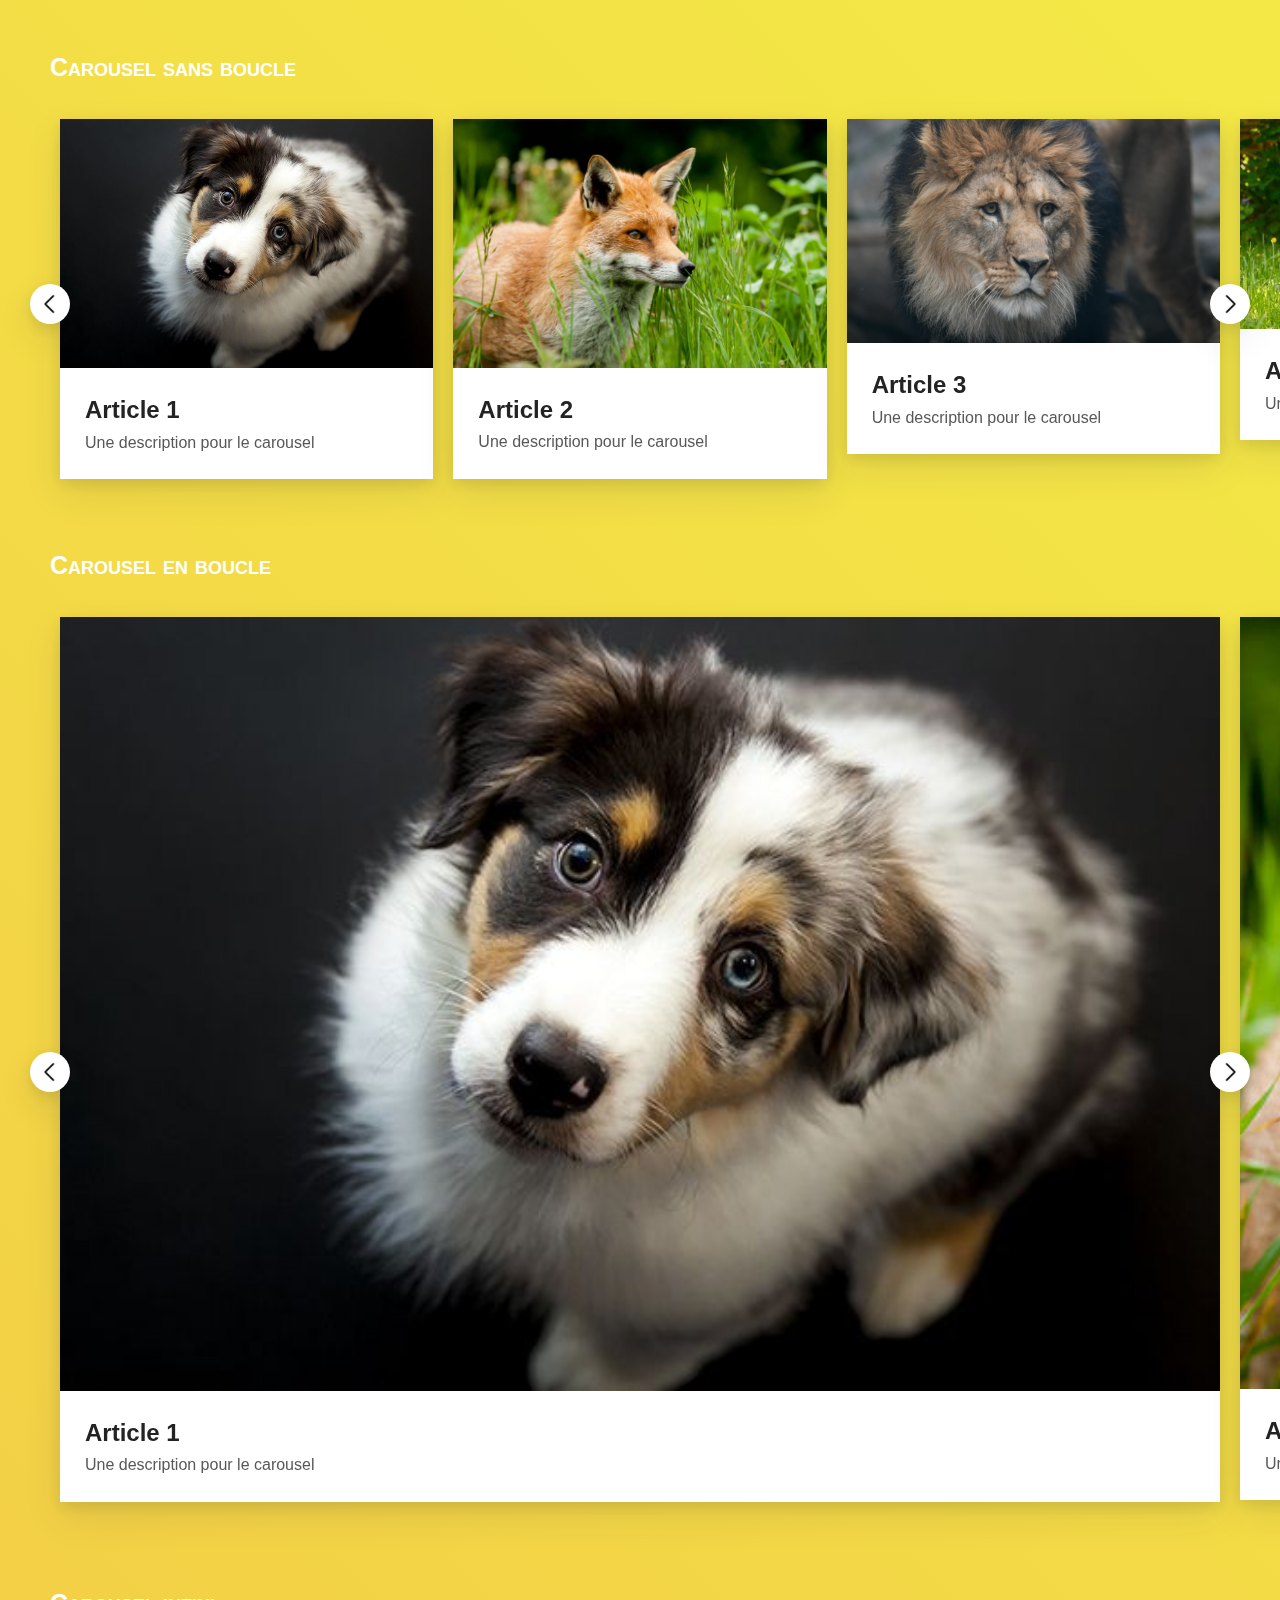
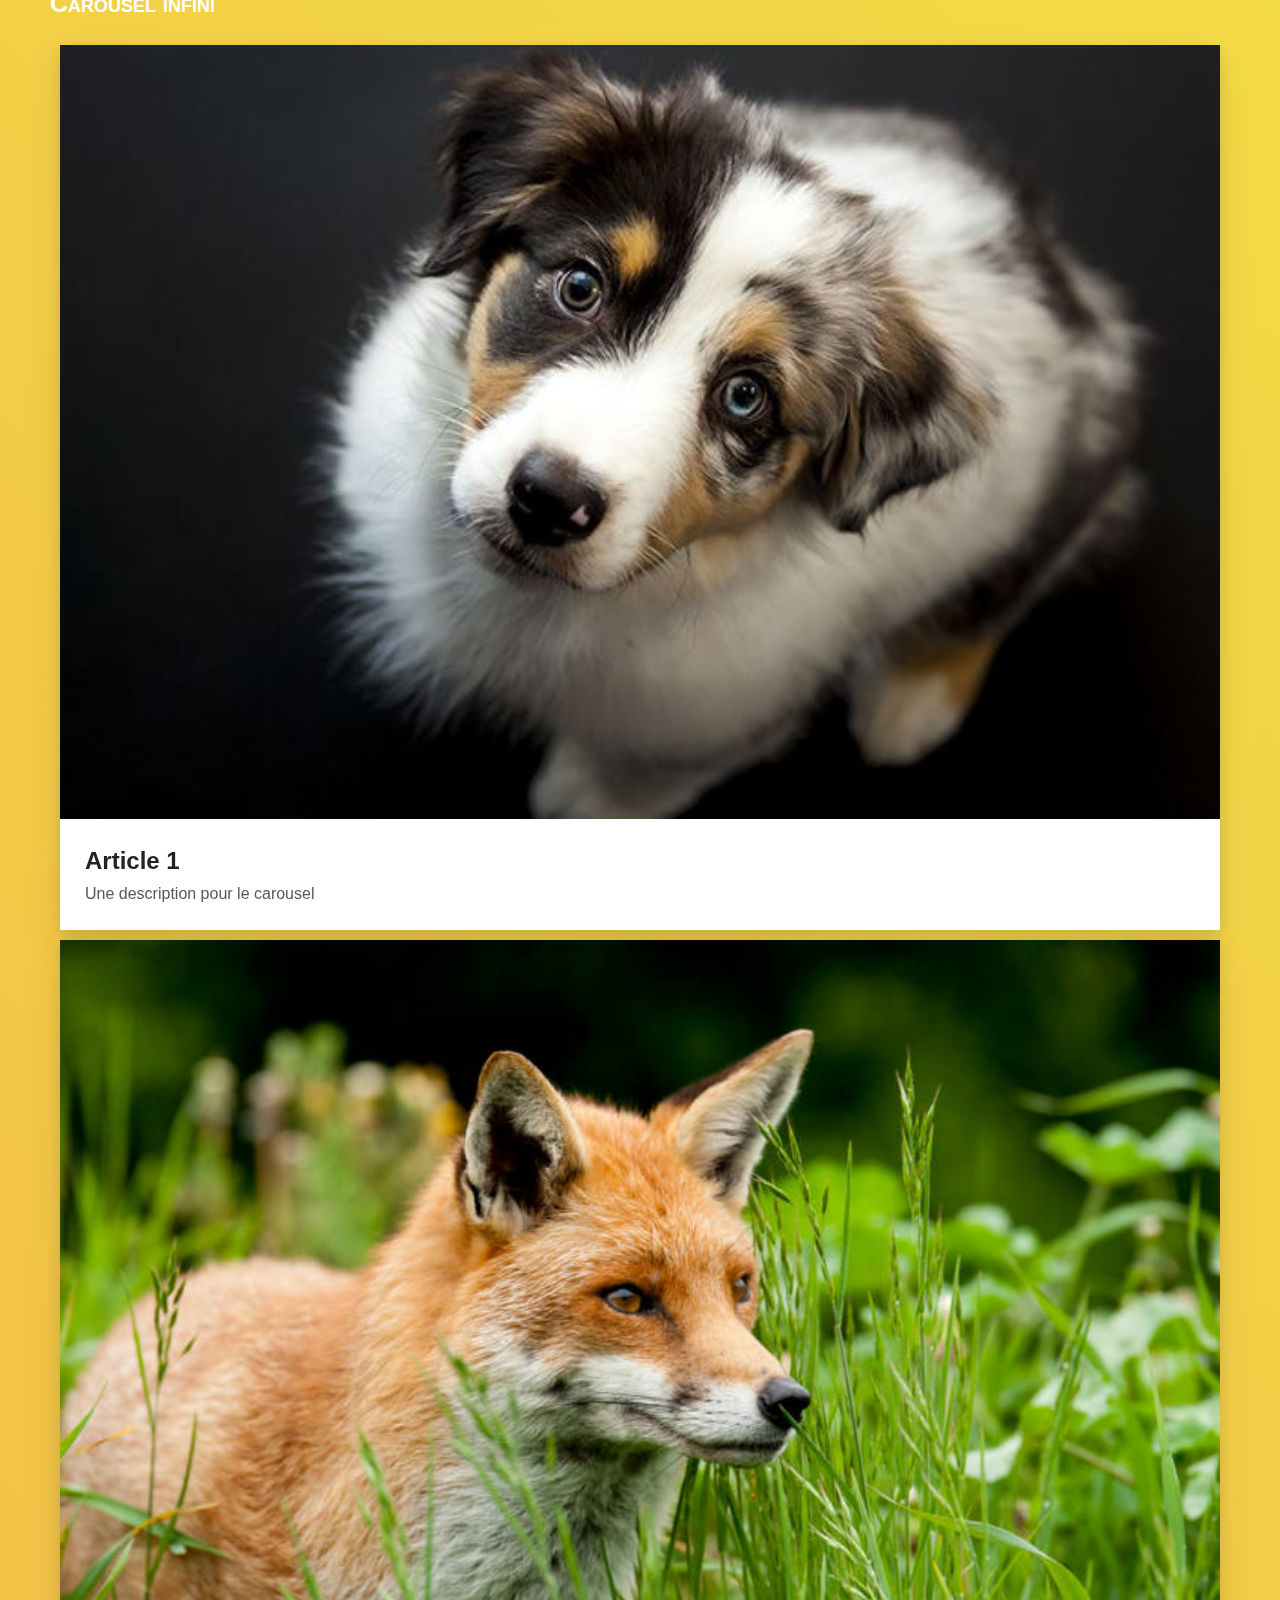
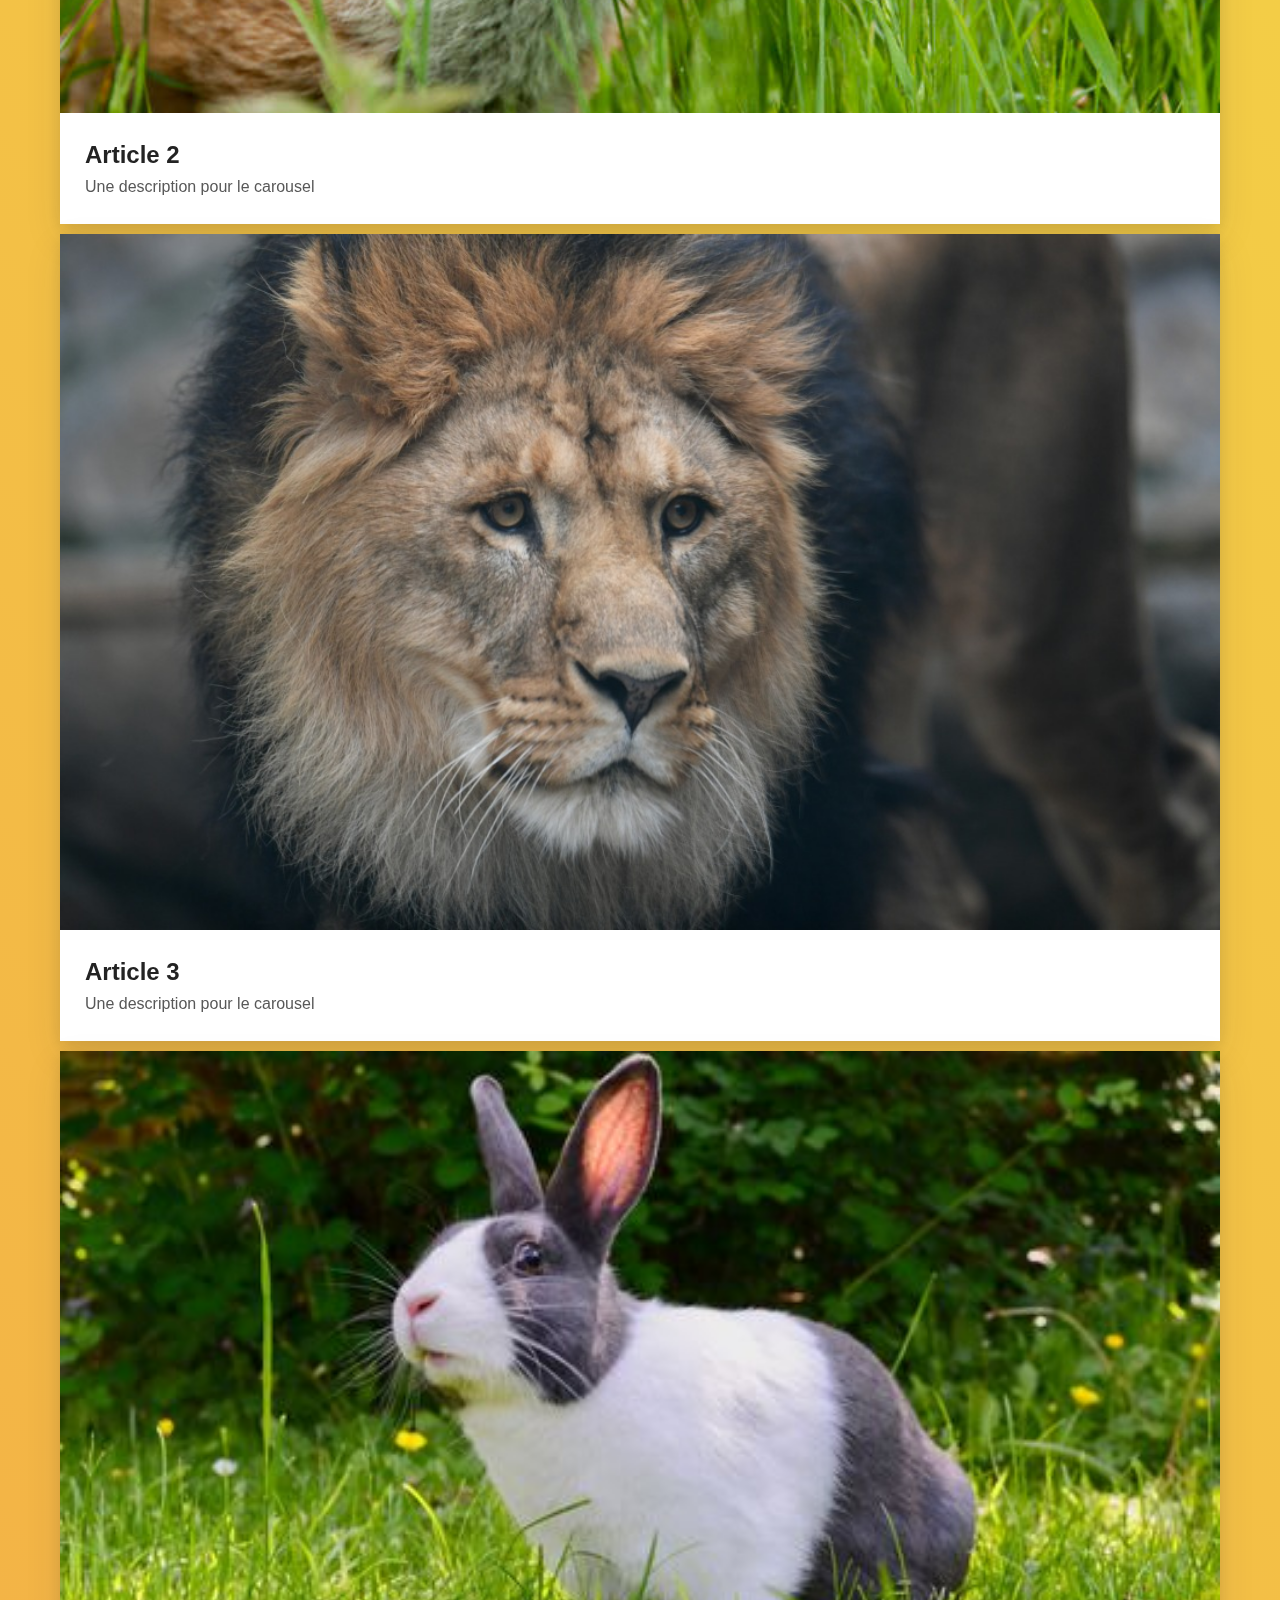
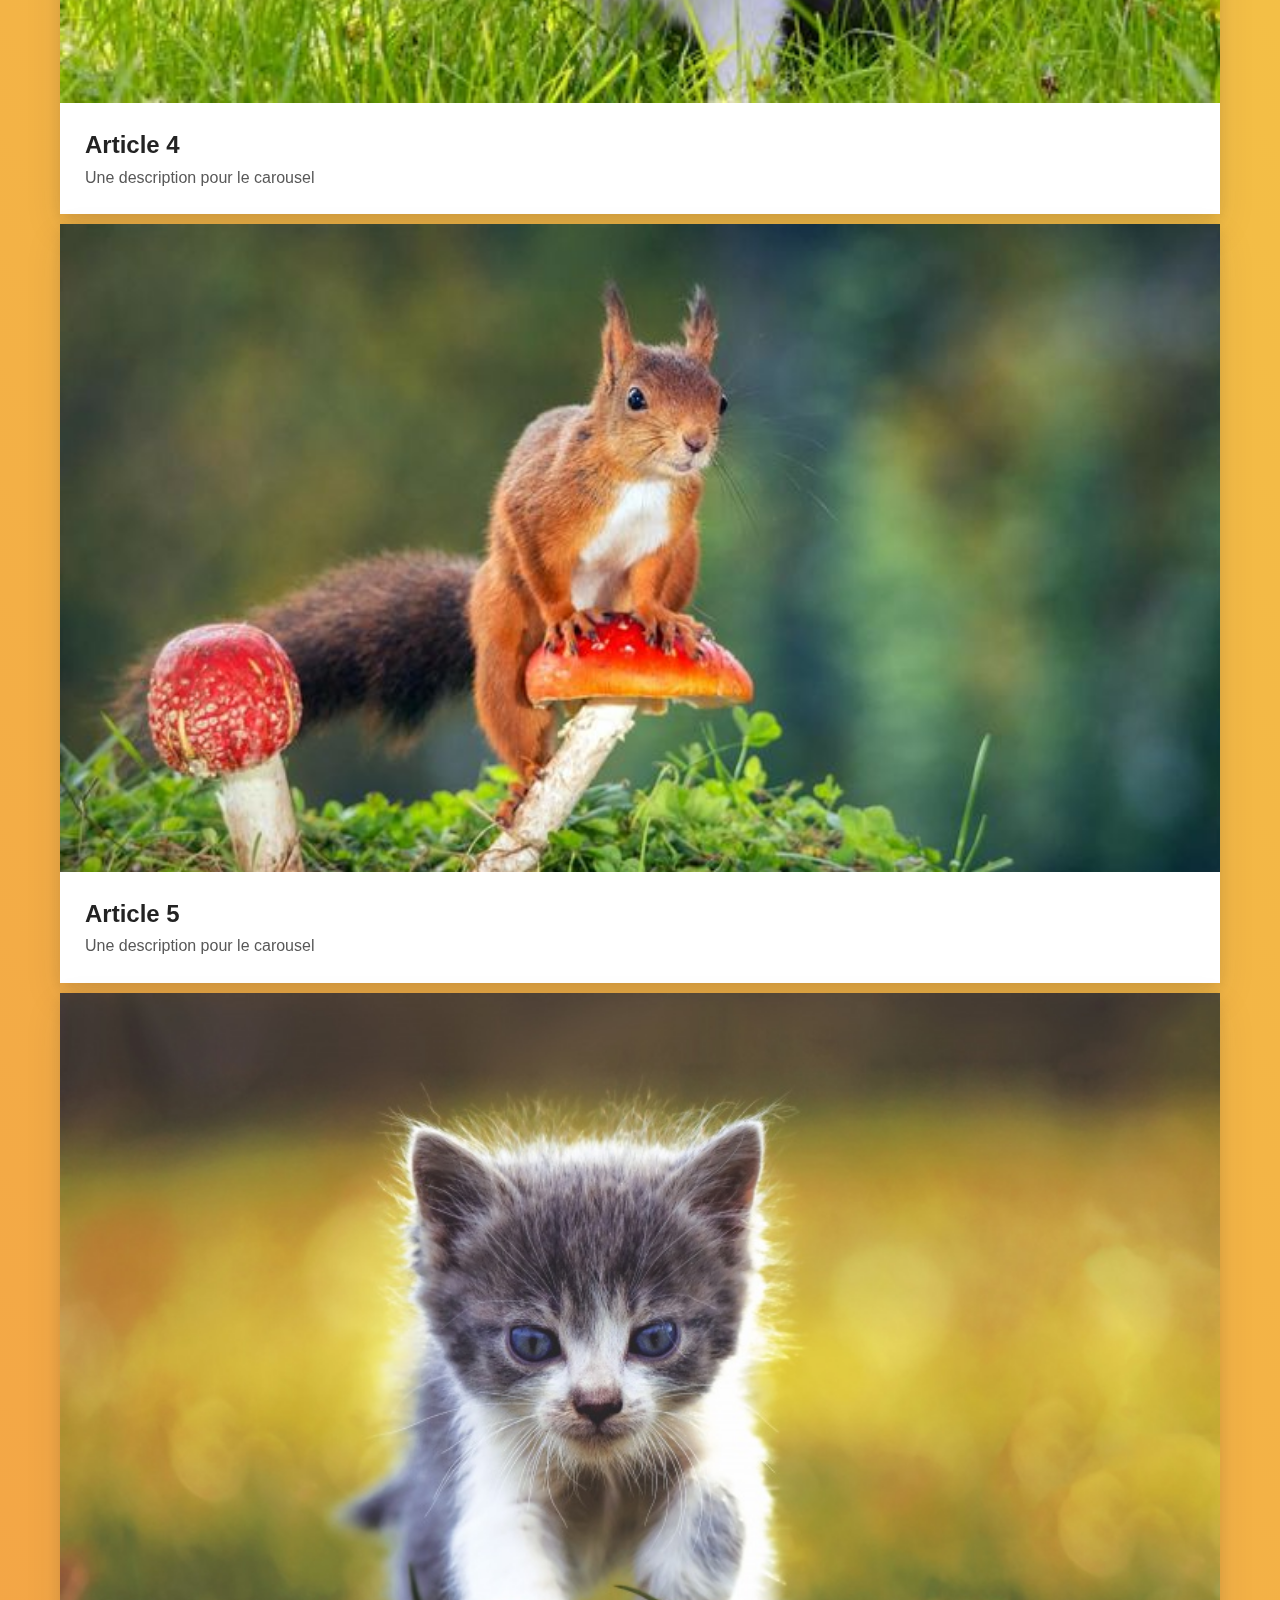
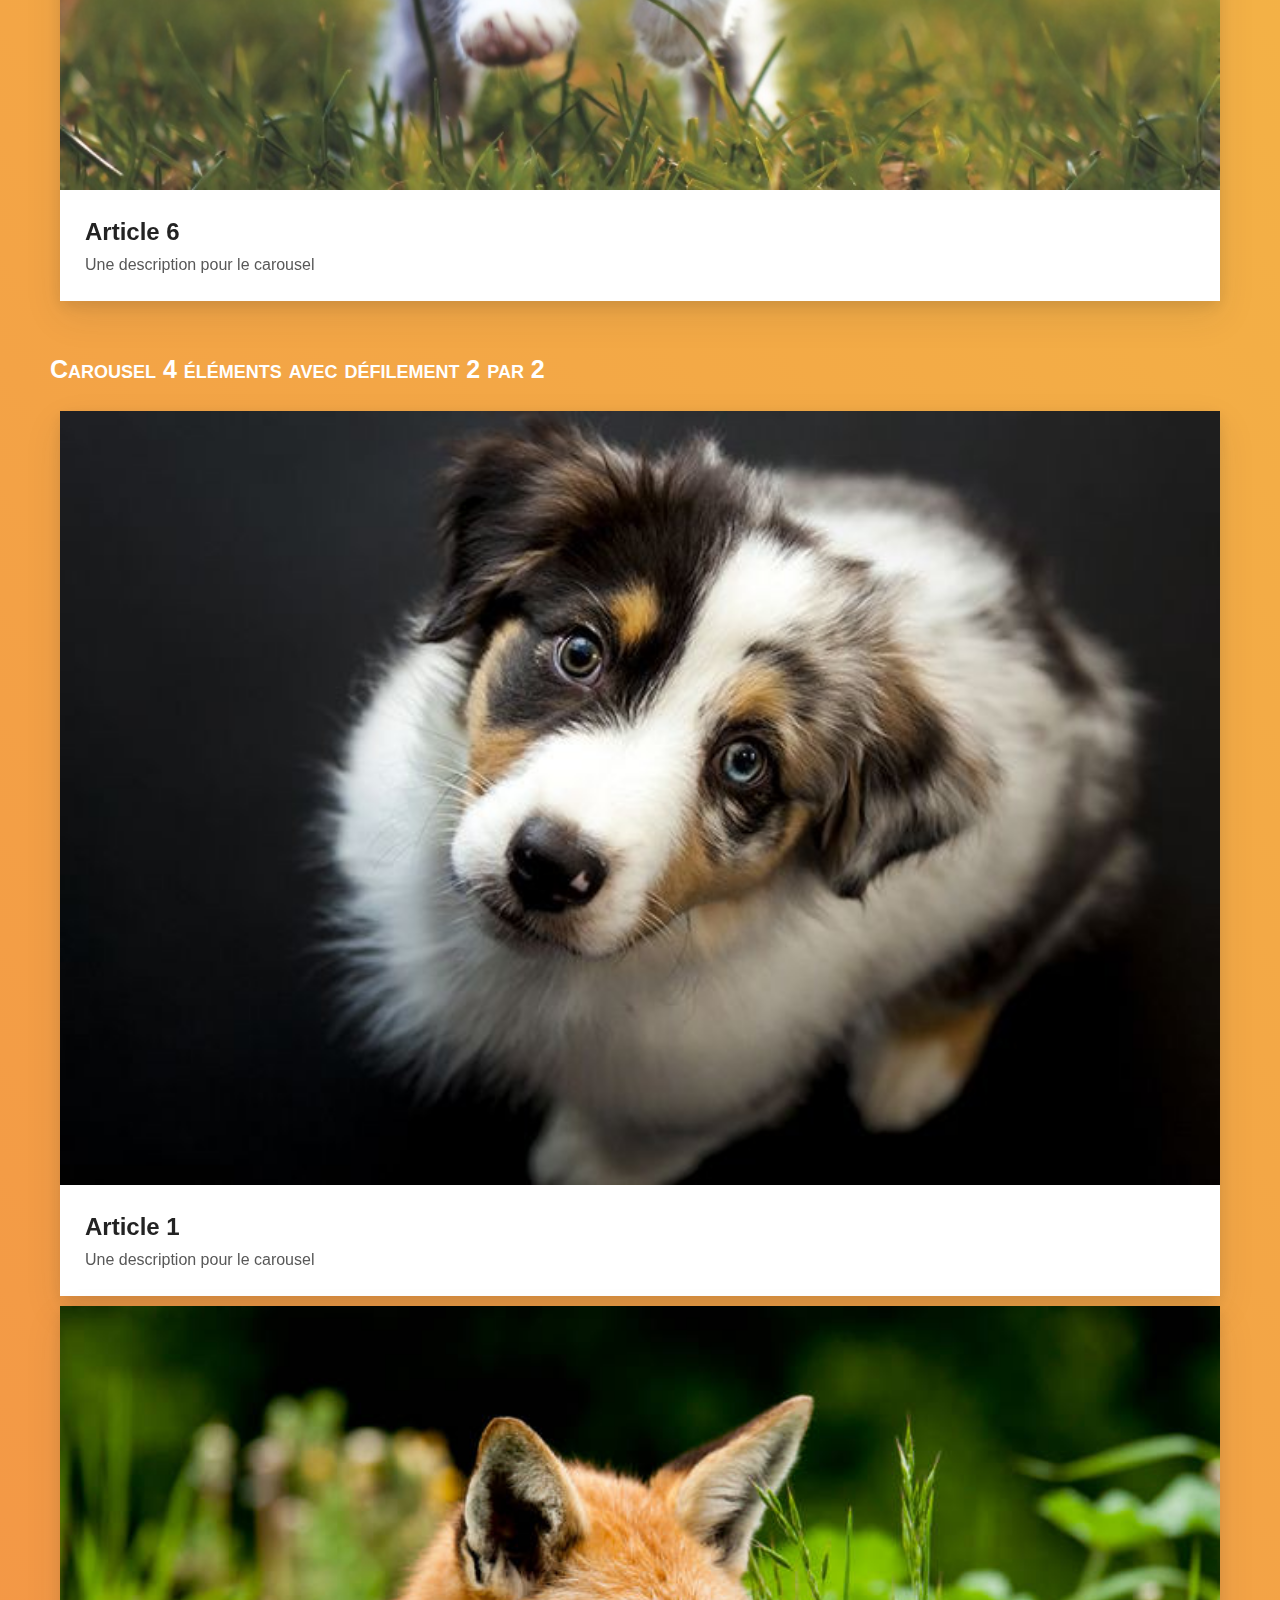
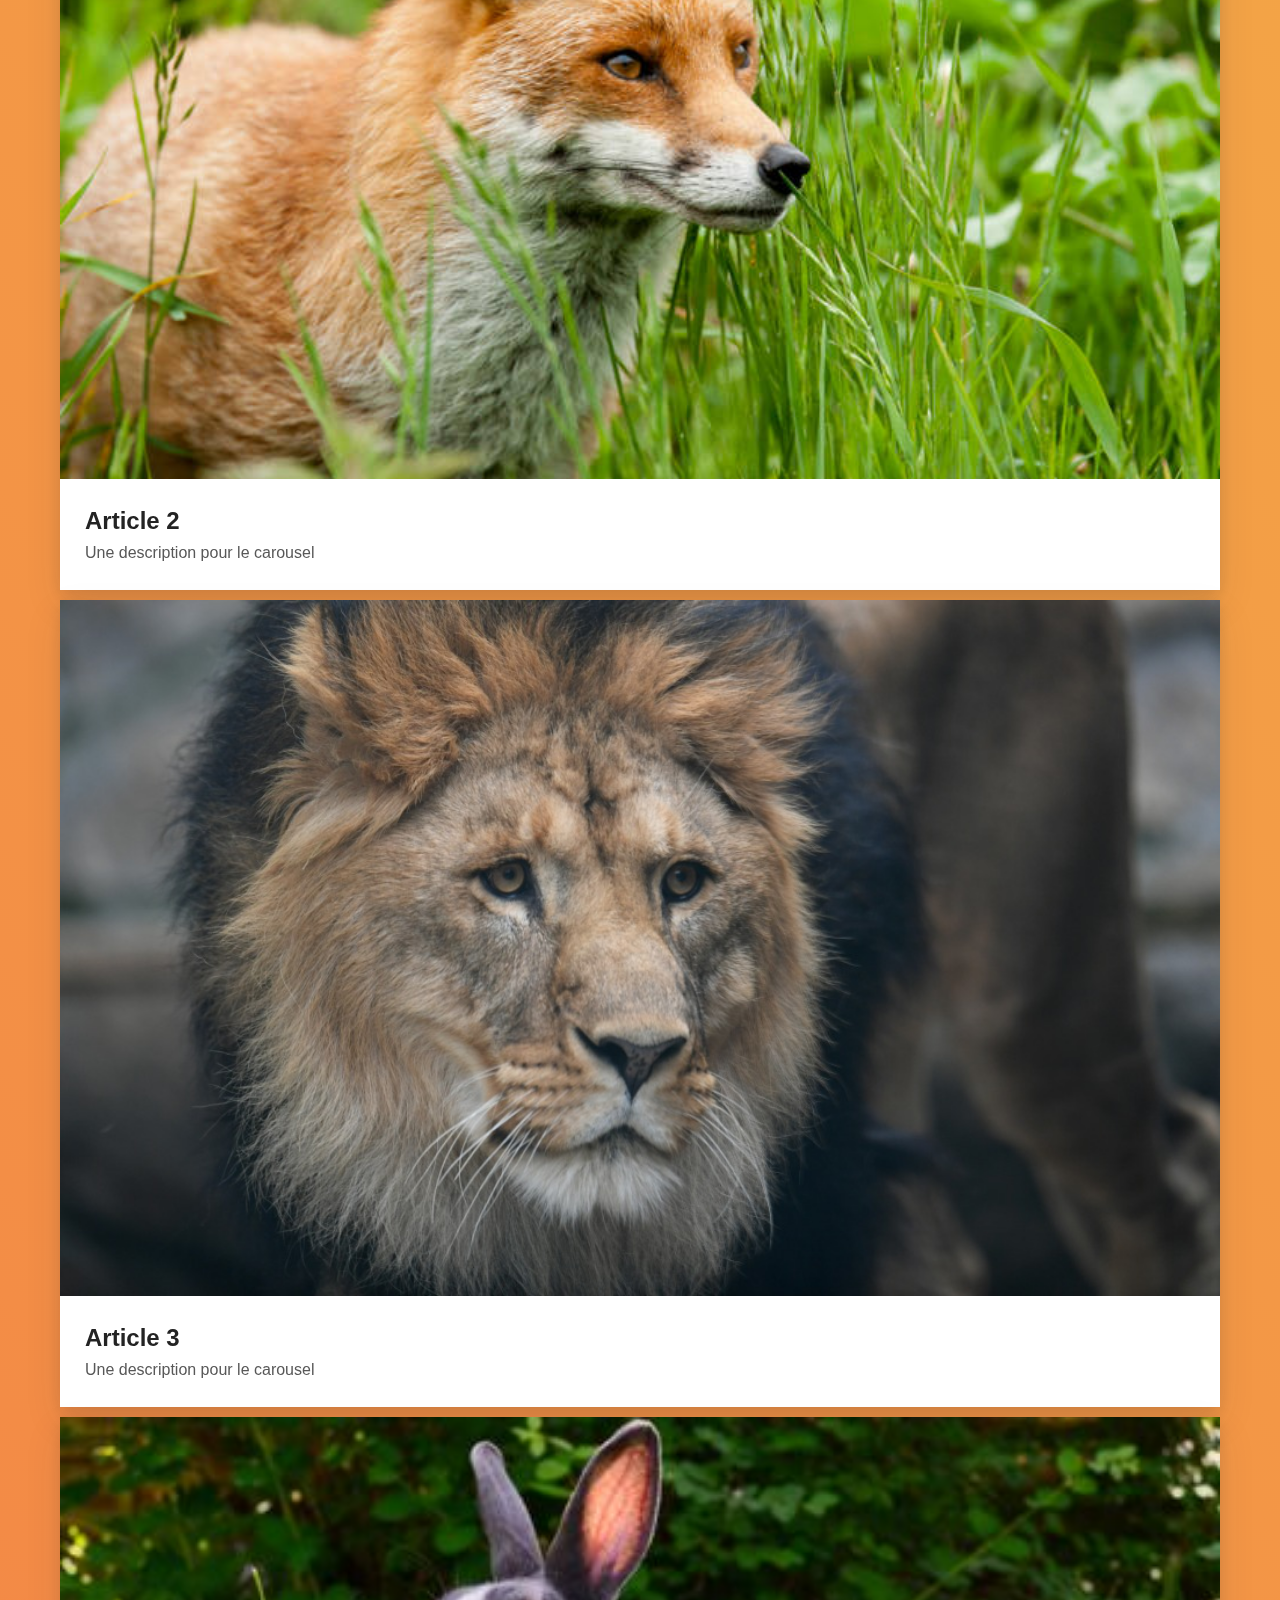
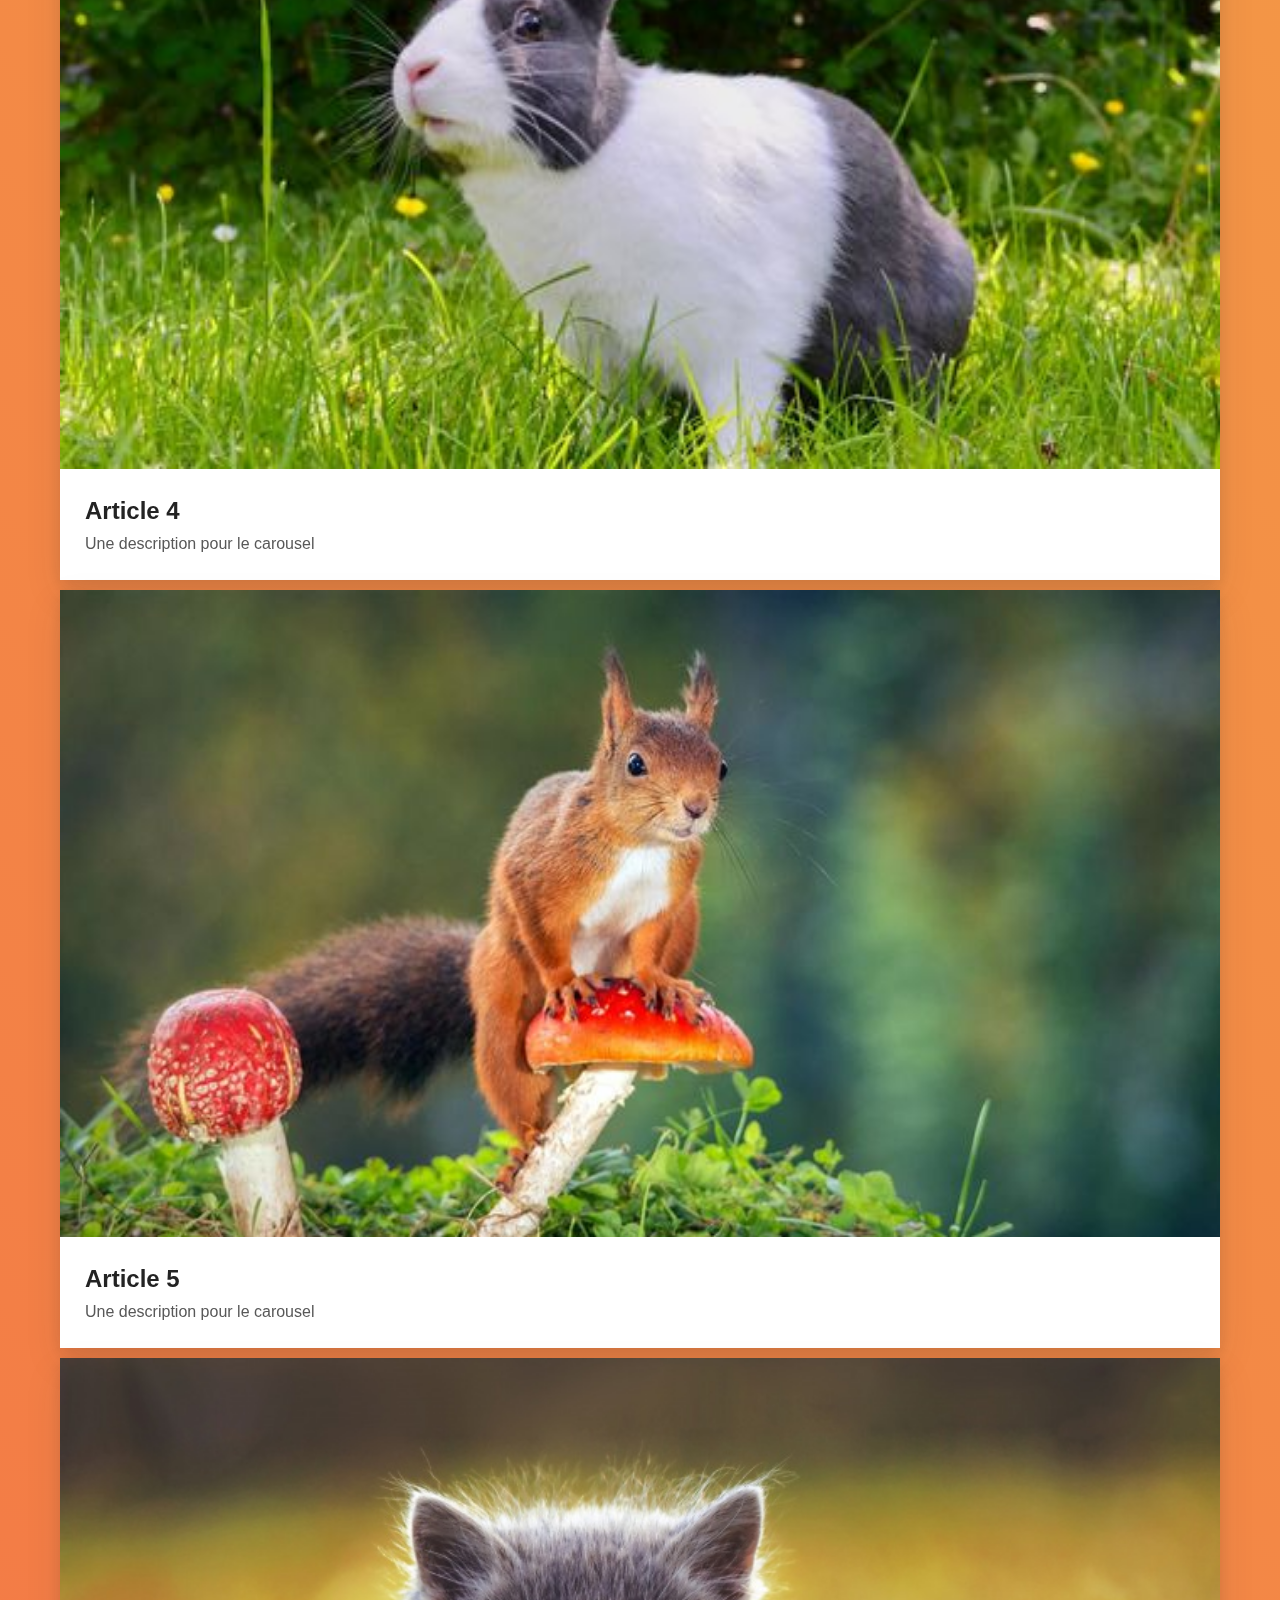
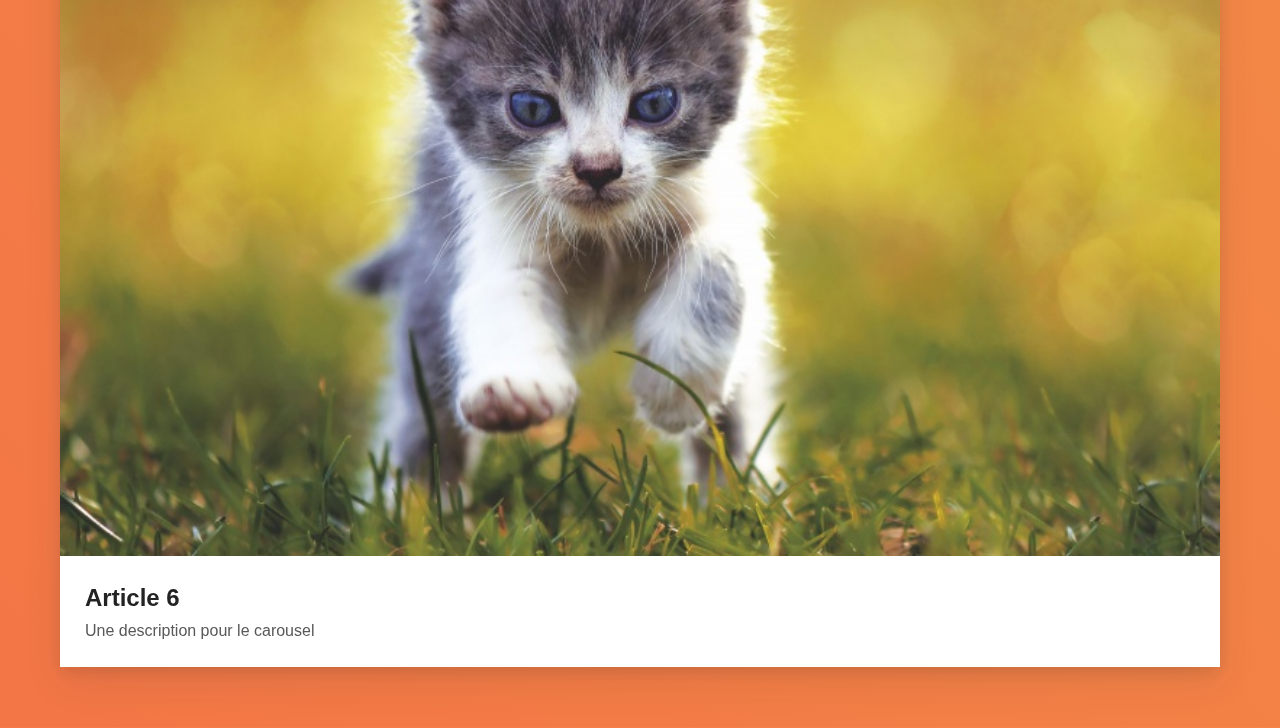
<file: carousel/index.html>
<!DOCTYPE html>
<html lang="fr">
<head>
    <meta charset="UTF-8">
    <title>Carousel exemple</title>
    <link rel="stylesheet" href="css/style.css">
</head>
<body>
<div class="container">
    <div class="title">Carousel sans boucle</div>
    <div id="carousel0">

        <div class="item">
            <div class="item_image">
                <img src="img/img1.jpg" alt="">
            </div>
            <div class="item_body">
                <div class="item_title">Article  1</div>
                <div class="item_description">Une description pour le carousel</div>
            </div>
        </div>

        <div class="item">
            <div class="item_image">
                <img src="img/img2.jpg" alt="">
            </div>
            <div class="item_body">
                <div class="item_title">Article  2</div>
                <div class="item_description">Une description pour le carousel</div>
            </div>
        </div>

        <div class="item">
            <div class="item_image">
                <img src="img/img3.jpg" alt="">
            </div>
            <div class="item_body">
                <div class="item_title">Article  3</div>
                <div class="item_description">Une description pour le carousel</div>
            </div>
        </div>

        <div class="item">
            <div class="item_image">
                <img src="img/img4.jpg" alt="">
            </div>
            <div class="item_body">
                <div class="item_title">Article  4</div>
                <div class="item_description">Une description pour le carousel</div>
            </div>
        </div>

        <div class="item">
            <div class="item_image">
                <img src="img/img5.jpg" alt="">
            </div>
            <div class="item_body">
                <div class="item_title">Article  5</div>
                <div class="item_description">Une description pour le carousel</div>
            </div>
        </div>

        <div class="item">
            <div class="item_image">
                <img src="img/img6.jpg" alt="">
            </div>
            <div class="item_body">
                <div class="item_title">Article  6</div>
                <div class="item_description">Une description pour le carousel</div>
            </div>
        </div>
    </div>

    <div class="title">Carousel en boucle</div>
    <div id="carousel1">
        <div class="item">
            <div class="item_image">
                <img src="img/img1.jpg" alt="">
            </div>
            <div class="item_body">
                <div class="item_title">Article  1</div>
                <div class="item_description">Une description pour le carousel</div>
            </div>
        </div>
        <div class="item">
            <div class="item_image">
                <img src="img/img2.jpg" alt="">
            </div>
            <div class="item_body">
                <div class="item_title">Article  2</div>
                <div class="item_description">Une description pour le carousel</div>
            </div>
        </div>
        <div class="item">
            <div class="item_image">
                <img src="img/img3.jpg" alt="">
            </div>
            <div class="item_body">
                <div class="item_title">Article  3</div>
                <div class="item_description">Une description pour le carousel</div>
            </div>
        </div>
        <div class="item">
            <div class="item_image">
                <img src="img/img4.jpg" alt="">
            </div>
            <div class="item_body">
                <div class="item_title">Article  4</div>
                <div class="item_description">Une description pour le carousel</div>
            </div>
        </div>
        <div class="item">
            <div class="item_image">
                <img src="img/img5.jpg" alt="">
            </div>
            <div class="item_body">
                <div class="item_title">Article  5</div>
                <div class="item_description">Une description pour le carousel</div>
            </div>
        </div>
        <div class="item">
            <div class="item_image">
                <img src="img/img6.jpg" alt="">
            </div>
            <div class="item_body">
                <div class="item_title">Article  6</div>
                <div class="item_description">Une description pour le carousel</div>
            </div>
        </div>
    </div>

    <div class="title">Carousel infini</div>
    <div id="carousel2">
        <div class="item">
            <div class="item_image">
                <img src="img/img1.jpg" alt="">
            </div>
            <div class="item_body">
                <div class="item_title">Article  1</div>
                <div class="item_description">Une description pour le carousel</div>
            </div>
        </div>
        <div class="item">
            <div class="item_image">
                <img src="img/img2.jpg" alt="">
            </div>
            <div class="item_body">
                <div class="item_title">Article  2</div>
                <div class="item_description">Une description pour le carousel</div>
            </div>
        </div>
        <div class="item">
            <div class="item_image">
                <img src="img/img3.jpg" alt="">
            </div>
            <div class="item_body">
                <div class="item_title">Article  3</div>
                <div class="item_description">Une description pour le carousel</div>
            </div>
        </div>
        <div class="item">
            <div class="item_image">
                <img src="img/img4.jpg" alt="">
            </div>
            <div class="item_body">
                <div class="item_title">Article  4</div>
                <div class="item_description">Une description pour le carousel</div>
            </div>
        </div>
        <div class="item">
            <div class="item_image">
                <img src="img/img5.jpg" alt="">
            </div>
            <div class="item_body">
                <div class="item_title">Article  5</div>
                <div class="item_description">Une description pour le carousel</div>
            </div>
        </div>
        <div class="item">
            <div class="item_image">
                <img src="img/img6.jpg" alt="">
            </div>
            <div class="item_body">
                <div class="item_title">Article  6</div>
                <div class="item_description">Une description pour le carousel</div>
            </div>
        </div>
    </div>

    <div class="title">Carousel 4 éléments avec défilement 2 par 2</div>
    <div id="carousel3">
        <div class="item">
            <div class="item_image">
                <img src="img/img1.jpg" alt="">
            </div>
            <div class="item_body">
                <div class="item_title">Article  1</div>
                <div class="item_description">Une description pour le carousel</div>
            </div>
        </div>
        <div class="item">
            <div class="item_image">
                <img src="img/img2.jpg" alt="">
            </div>
            <div class="item_body">
                <div class="item_title">Article  2</div>
                <div class="item_description">Une description pour le carousel</div>
            </div>
        </div>
        <div class="item">
            <div class="item_image">
                <img src="img/img3.jpg" alt="">
            </div>
            <div class="item_body">
                <div class="item_title">Article  3</div>
                <div class="item_description">Une description pour le carousel</div>
            </div>
        </div>
        <div class="item">
            <div class="item_image">
                <img src="img/img4.jpg" alt="">
            </div>
            <div class="item_body">
                <div class="item_title">Article  4</div>
                <div class="item_description">Une description pour le carousel</div>
            </div>
        </div>
        <div class="item">
            <div class="item_image">
                <img src="img/img5.jpg" alt="">
            </div>
            <div class="item_body">
                <div class="item_title">Article  5</div>
                <div class="item_description">Une description pour le carousel</div>
            </div>
        </div>
        <div class="item">
            <div class="item_image">
                <img src="img/img6.jpg" alt="">
            </div>
            <div class="item_body">
                <div class="item_title">Article  6</div>
                <div class="item_description">Une description pour le carousel</div>
            </div>
        </div>
    </div>
</div>
<script src="js/main.js"></script>
</body>
</html>
</file>
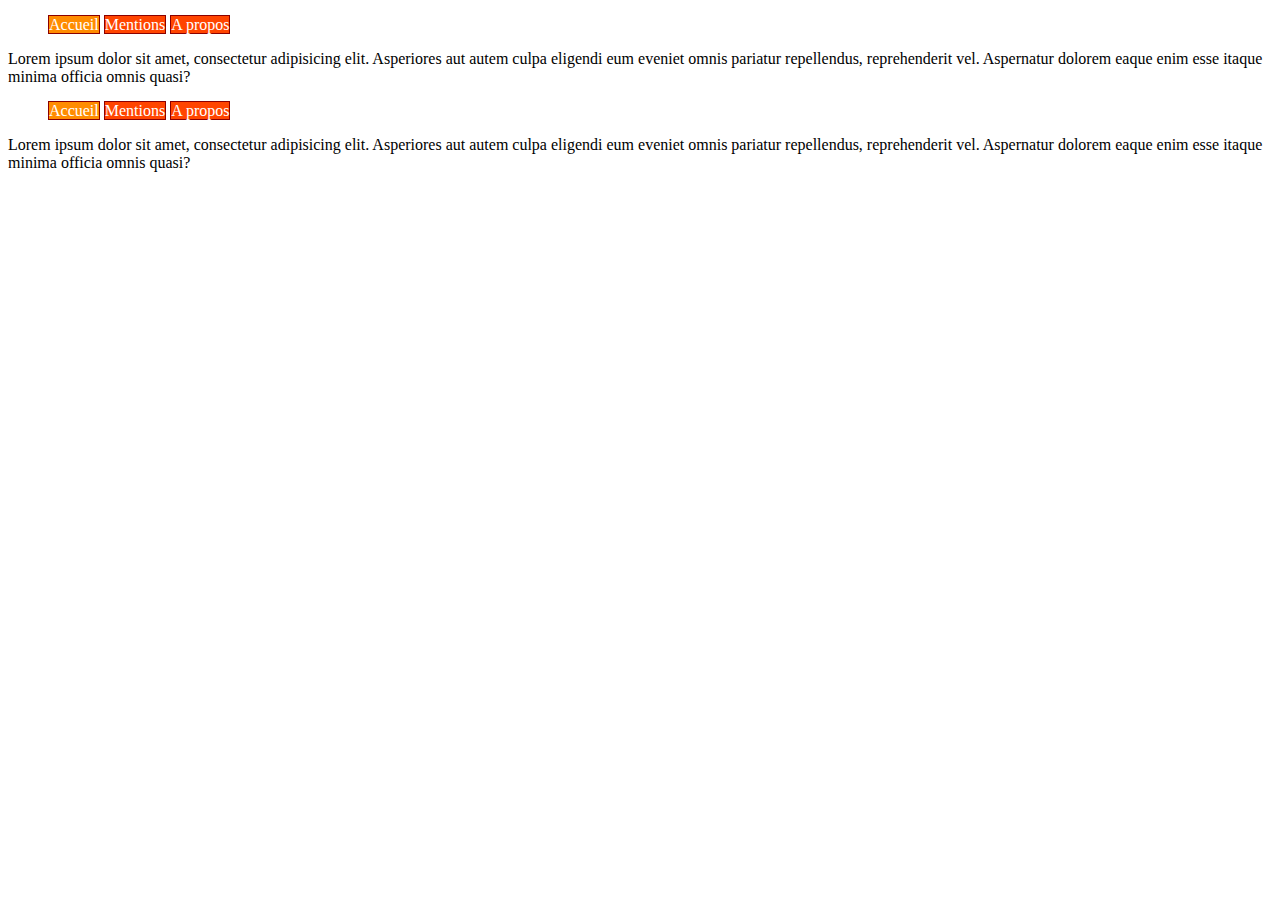
<file: onglet/index.html>
<!DOCTYpe HTML>
<html>
<head>
    <meta charset="UTF-8">
    <link rel="stylesheet" href="tabs.css">
</head>
<body>
<div>
    <ul class="tabs">
        <li class ="active"><a href="#home">Accueil</a></li>
        <li><a href="#mentions">Mentions</a></li>
        <li><a href="#about">A propos</a></li>
    </ul>
    <div class="tabs-content">
        <div class="tab-content active" id="home">Lorem ipsum dolor sit amet, consectetur adipisicing elit. Asperiores aut autem culpa
            eligendi eum eveniet omnis pariatur repellendus, reprehenderit vel. Aspernatur dolorem eaque enim esse
            itaque minima officia omnis quasi?
        </div>
        <div class="tab-content" id="mentions">Lorem ipsum dolor sit amet, consectetur adipisicing elit. Accusantium dolore doloremque
            et illum, laborum molestias nihil numquam officia temporibus! Facere illum iusto laboriosam minus neque
            officia perferendis repudiandae sapiente temporibus!
        </div>
        <div class="tab-content" id="about">Lorem ipsum dolor sit amet, consectetur adipisicing elit. Esse, mollitia, velit. At
            consectetur consequuntur earum esse exercitationem harum id illum ipsum, iusto quam quis quisquam repellat
            reprehenderit sed tempore voluptates!
        </div>
    </div>
</div>



<div>
    <ul class="tabs">
        <li class ="active"><a href="#home2">Accueil</a></li>
        <li><a href="#mentions2">Mentions</a></li>
        <li><a href="#about2">A propos</a></li>
    </ul>
    <div class="tabs-content">
        <div class="tab-content active" id="home2">Lorem ipsum dolor sit amet, consectetur adipisicing elit. Asperiores aut autem culpa
            eligendi eum eveniet omnis pariatur repellendus, reprehenderit vel. Aspernatur dolorem eaque enim esse
            itaque minima officia omnis quasi?
        </div>
        <div class="tab-content" id="mentions2">Lorem ipsum dolor sit amet, consectetur adipisicing elit. Accusantium dolore doloremque
            et illum, laborum molestias nihil numquam officia temporibus! Facere illum iusto laboriosam minus neque
            officia perferendis repudiandae sapiente temporibus!
        </div>
        <div class="tab-content" id="about2">Lorem ipsum dolor sit amet, consectetur adipisicing elit. Esse, mollitia, velit. At
            consectetur consequuntur earum esse exercitationem harum id illum ipsum, iusto quam quis quisquam repellat
            reprehenderit sed tempore voluptates!
        </div>
    </div>
</div>
<script src="tabs.js"></script>
</body>
</html>
</file>
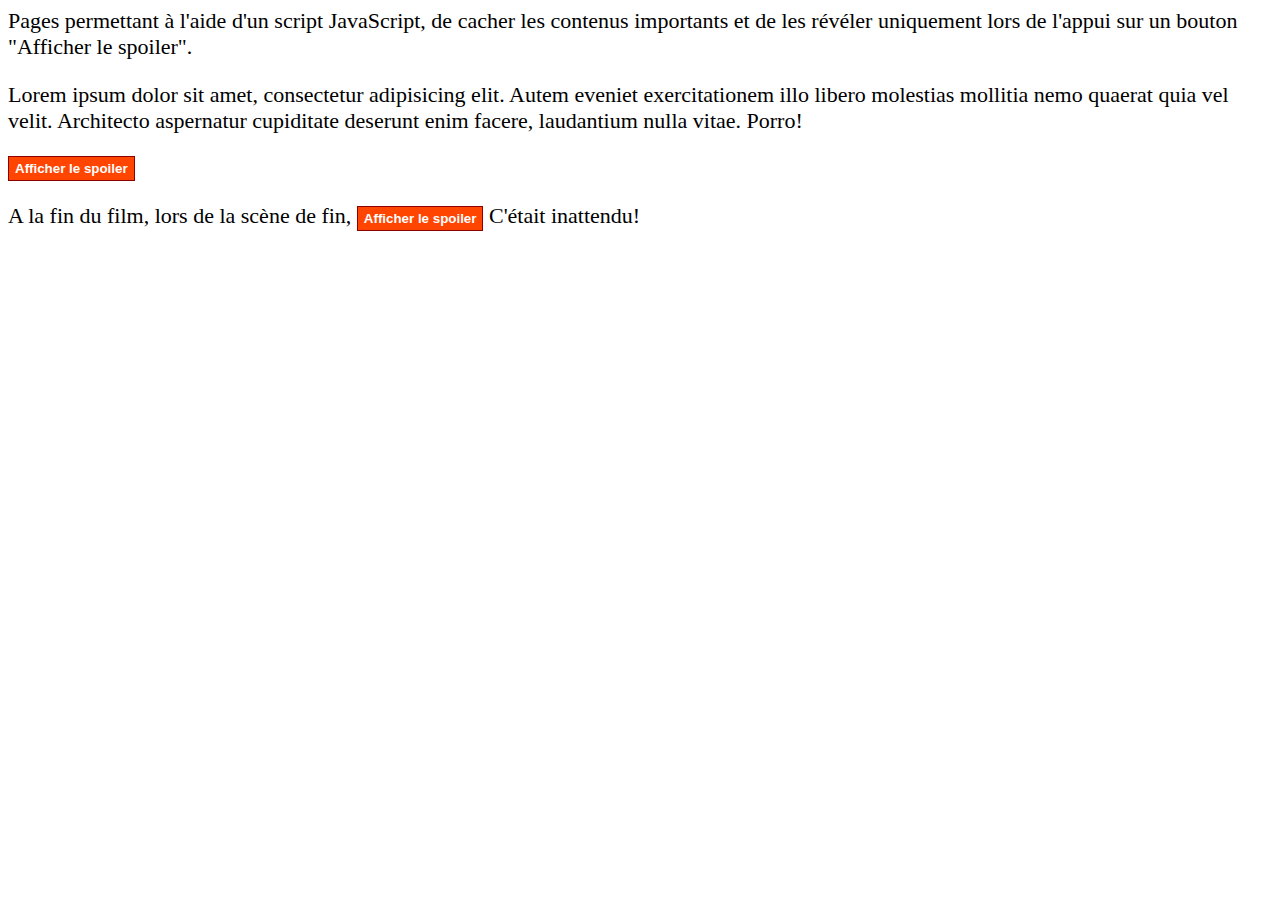
<file: spoiler/index.html>
<html>
<head>
    <meta charset="UTF-8">
    <link rel="stylesheet" href="style.css">
</head>
<body>

<p>Pages permettant à l'aide d'un script JavaScript, de cacher les contenus importants et de les révéler uniquement lors
    de l'appui sur un bouton "Afficher le spoiler".</p>

<p>Lorem ipsum dolor sit amet, consectetur adipisicing elit. Autem eveniet exercitationem illo libero molestias mollitia
    nemo quaerat quia vel velit. Architecto aspernatur cupiditate deserunt enim facere, laudantium nulla vitae.
    Porro!</p>

<p class="spoiler">
   Ce texte est à cacher
</p>

<p>
    <span>A la fin du film,</span>
    <span>lors de la scène de fin, <span class="spoiler">le père meurt dans d'horribles souffrance.</span> C'était inattendu!</span>
</p>

<script src="spoiler.js"></script>
</body>
</html>
</file>
<file: carousel/css/style.css>
body,html {
    margin: 0;
    padding: 0;
    min-height: 100%;
    overflow-x: hidden
}

body {
    font-family: sans-serif;
    padding: 0 50px 50px;
    background: linear-gradient(45deg,#f37646,#f3e946) 50% no-repeat;
    line-height: 1.4
}

.title {
    margin-top: 50px;
    font-size: 25px;
    color: #fff;
    font-weight: 700;
    margin-bottom: 25px;
    font-variant: petite-caps;
}

.item {
    margin: 10px;
    background-color: #fff;
    box-shadow: 0 15px 35px #3232321a,0 5px 15px #0000001a;
    transition: transform .3s;
    transform: translate3d(0,-1px,0)
}

.item:hover {
    transform: translate3d(0,-10px,0)
}

.item img {
    display: block;
    width: 100%;
    height: auto
}

.item_body {
    padding: 25px
}

.item_title {
    font-size: 24px;
    margin-bottom: 5px;
    font-weight: 700;
    color: #232323
}

.item_description {
    color: #585858
}

.carousel,.items {
    position: relative
}

.carousel {
    margin-bottom: 30px
}

.carousel_container {
    transition: transform 1.2s;
    transform: translateZ(0)
}

.carousel_container:after {
    content: "";
    clear: both;
    display: table
}

.carousel_item {
    float: left
}

.carousel_next,.carousel_prev {
    position: absolute;
    width: 40px;
    height: 40px;
    background: #fff url(../img/arrowright.png) 50% no-repeat;
    background-size: 20px 20px;
    border-radius: 50%;
    top: 50%;
    margin-top: -20px;
    right: -20px;
    box-shadow: 0 15px 35px #3232321a,0 5px 15px #0000001a;
    cursor: pointer;
    transition: transform .3s,opacity .3s
}

.carousel_next:hover,.carousel_prev:hover {
    transform: scale(1.2)
}

.carousel_prev {
    background-image: url(../img/arrowleft.png);
    right: auto;
    left: -20px
}

.carousel_next--hidden,.carousel_prev--hidden {
    opacity: 0
}

.carousel_pagination {
    position: absolute;
    bottom: -20px;
    left: 0;
    right: 0;
    text-align: center;
    display: none
}

.carousel_pagination_button {
    background-color: #fff;
    width: 10px;
    height: 10px;
    border-radius: 50%;
    display: inline-block;
    margin: 0 3px;
    box-shadow: 0 2px 5px #3232321a;
    transition: transform .3s;
    cursor: pointer
}

.carousel_pagination_button--active,.carousel_pagination_button:hover {
    transform: scale(1.4)
}

@media screen and (min-width: 800px) {
    .carousel_pagination {
        display:block
    }
}
</file>
<file: onglet/tabs.css>
* {
    transition: opacity 1s;
}

.tab-content{
    display:none;
}

.tab-content.active{
    display:block;
}

.tabs .active a , .tabs .active{
    background-color: darkorange;
}

ul li{
    display: inline;
    border: darkred solid 1px;
    background-color: orangered;
}

ul li a{
    color: white;
    text-decoration: none;
}
</file>
<file: spoiler/style.css>
* {
    transition: opacity 1s;
}

body{
    font-size: 22px;
    font-family: Century, serif;
}

.spoiler-content{
    display:inline-block;
    width: 0;
    height: 0;
    opacity: 0;
    overflow: hidden;
}

.spoiler-content.visible{
    display:inline;
    width:auto;
    height: auto;
    opacity: 1;
    color: orangered;
}

.spoiler button{
    background-color: orangered;
    border: 1px solid darkred;
    cursor: pointer;
    color: white;
    font-weight: bold;
    height: 25px;
}
</file>
